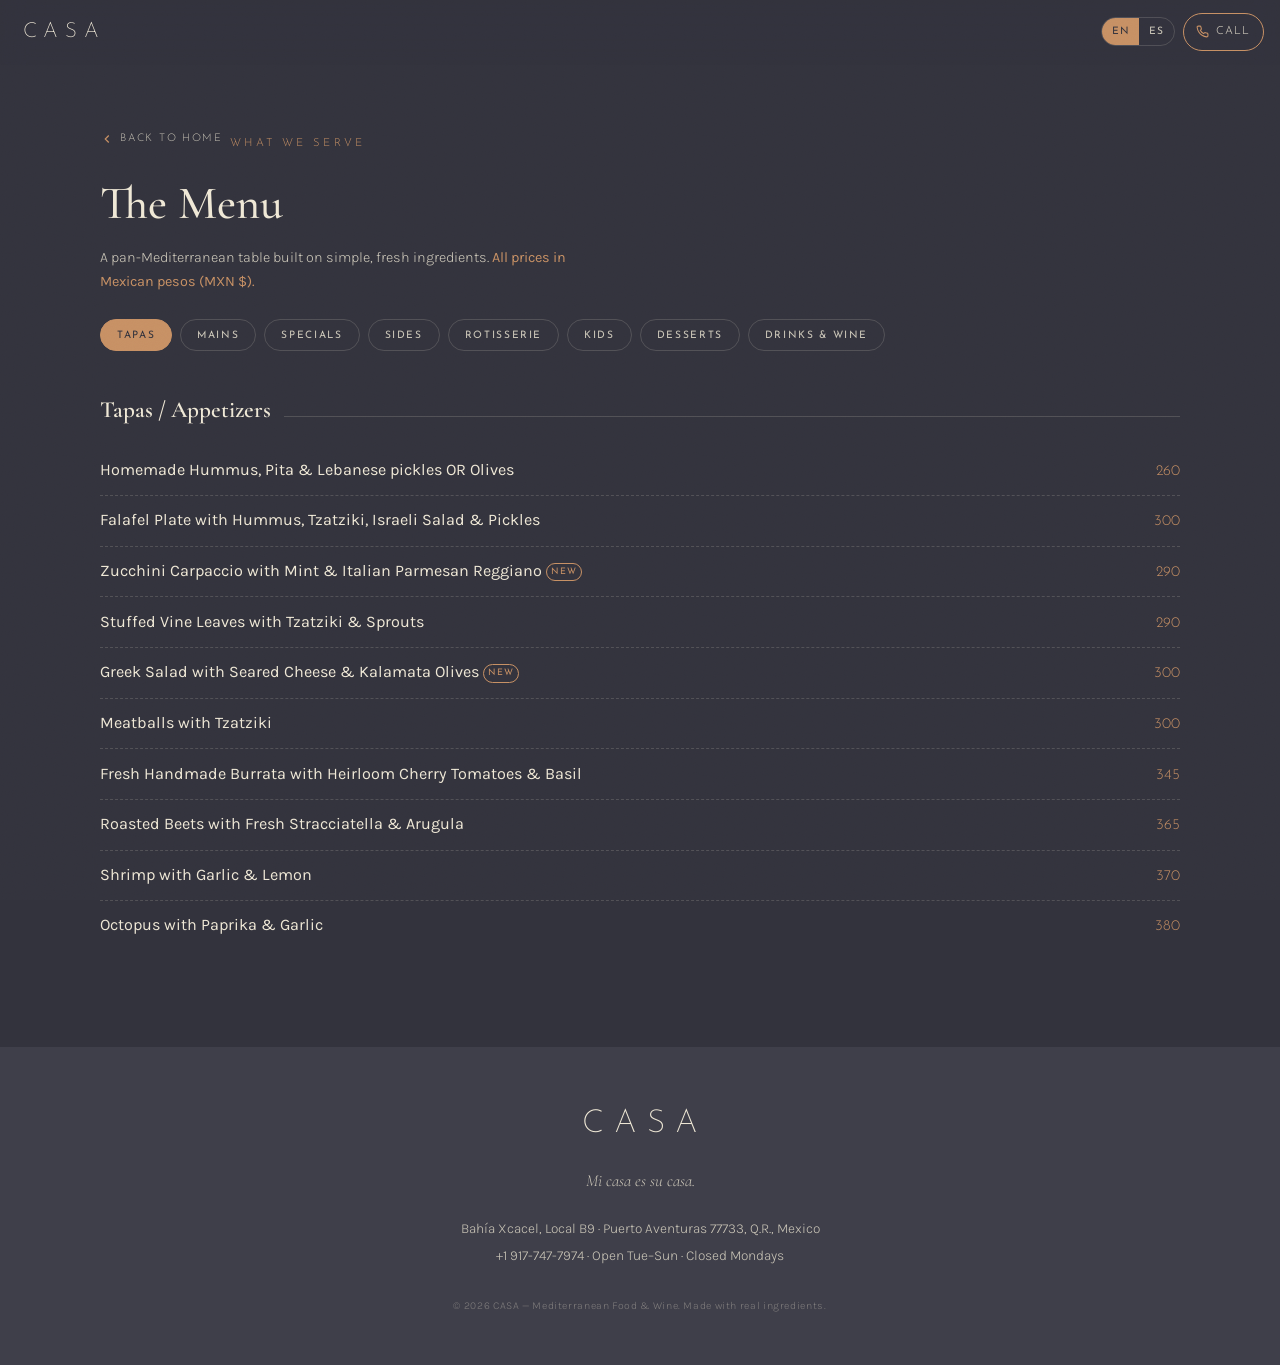
<file: menu.html>
<!DOCTYPE html>
<html lang="en">
<head>
<meta charset="UTF-8">
<meta name="viewport" content="width=device-width, initial-scale=1.0, viewport-fit=cover">
<title>Menu · CASA — Mediterranean Food & Wine</title>
<meta name="description" content="The full CASA menu — tapas, mains, rotisserie chicken, sides, kids, desserts and a natural wine list. Prices in MXN.">
<link rel="icon" type="image/svg+xml" href="favicon.svg">
<link rel="preconnect" href="https://fonts.googleapis.com"><link rel="preconnect" href="https://fonts.gstatic.com" crossorigin><link href="https://fonts.googleapis.com/css2?family=Cormorant+Garamond:ital,wght@0,400;0,500;0,600;1,400&family=Josefin+Sans:wght@100;200;300;400&family=Karla:wght@300;400;500;600&display=swap" rel="stylesheet">
<style>
  :root{--slate:#3f3f4a;--slate-deep:#33333d;--slate-soft:#4a4a56;--cream:#efe8d6;--cream-dim:#cbc6b8;--terra:#c79064;--terra-deep:#a9744b;--olive:#8d9277;--line:rgba(239,232,214,.16);--shadow:0 18px 50px -20px rgba(0,0,0,.55)}
  *{box-sizing:border-box;margin:0;padding:0;min-width:0}
  html{scroll-behavior:smooth;max-width:100%;overflow-x:hidden}
  body{background:var(--slate);color:var(--cream);font-family:"Karla",system-ui,sans-serif;font-weight:300;line-height:1.65;-webkit-font-smoothing:antialiased;max-width:100%;overflow-x:hidden}
  img{display:block;max-width:100%}
  a{color:inherit;text-decoration:none}
  body::before{content:"";position:fixed;inset:0;pointer-events:none;z-index:9999;opacity:.05;mix-blend-mode:overlay;background-image:url("data:image/svg+xml,%3Csvg xmlns='http://www.w3.org/2000/svg' width='160' height='160'%3E%3Cfilter id='n'%3E%3CfeTurbulence type='fractalNoise' baseFrequency='.9' numOctaves='2'/%3E%3C/filter%3E%3Crect width='100%25' height='100%25' filter='url(%23n)'/%3E%3C/svg%3E")}
  .wm{font-family:"Josefin Sans",sans-serif;font-weight:200;letter-spacing:.32em;text-transform:uppercase;color:var(--cream);padding-left:.32em}
  .eyebrow{font-family:"Josefin Sans",sans-serif;font-weight:300;text-transform:uppercase;letter-spacing:.3em;font-size:.7rem;color:var(--terra);padding-left:.3em}
  h2{font-family:"Cormorant Garamond",serif;font-weight:500;font-size:clamp(1.9rem,7.5vw,2.9rem);line-height:1.08;color:var(--cream);margin:.5rem 0 1.1rem}
  h3{font-family:"Cormorant Garamond",serif;font-weight:600;font-size:1.45rem}
  p{color:var(--cream-dim)}
  header{position:fixed;top:0;left:0;right:0;z-index:100;display:flex;align-items:center;justify-content:space-between;gap:.6rem;padding:.8rem 1rem;background:rgba(51,51,61,.72);backdrop-filter:blur(12px);border-bottom:1px solid transparent;transition:.35s}
  header.scrolled{border-bottom-color:var(--line);background:rgba(51,51,61,.92)}
  header .wm{font-size:1.3rem;white-space:nowrap}
  .hdr-right{display:flex;align-items:center;gap:.5rem;flex-shrink:0}
  .lang{display:flex;border:1px solid var(--line);border-radius:40px;overflow:hidden}
  .lang button{background:transparent;border:none;color:var(--cream-dim);font-family:"Josefin Sans",sans-serif;font-size:.64rem;letter-spacing:.1em;padding:.5rem .6rem;cursor:pointer;text-transform:uppercase;transition:.2s}
  .lang button.active{background:var(--terra);color:var(--slate-deep)}
  .call-btn{display:inline-flex;align-items:center;gap:.4rem;font-family:"Josefin Sans",sans-serif;font-weight:300;letter-spacing:.1em;text-transform:uppercase;font-size:.68rem;border:1px solid var(--terra);color:var(--cream);padding:.55rem .8rem;border-radius:40px;transition:.25s;white-space:nowrap}
  .call-btn svg{width:13px;height:13px;stroke:var(--terra)}
  .call-btn:hover,.call-btn:active{background:var(--terra);color:var(--slate-deep)}
  .call-btn:hover svg{stroke:var(--slate-deep)}
  .hero{position:relative;min-height:100svh;display:flex;flex-direction:column;justify-content:center;align-items:center;text-align:center;padding:7rem 1.2rem 3rem;overflow:hidden}
  .hero-bg{position:absolute;inset:0;z-index:0;background:radial-gradient(120% 80% at 50% 0%, rgba(63,63,74,.35) 0%, rgba(51,51,61,.92) 60%, var(--slate-deep) 100%),url("https://dynamic-media-cdn.tripadvisor.com/media/photo-o/2e/c7/80/d8/juice-french-style-rotisserie.jpg?w=1200&h=1400&s=1") center/cover no-repeat}
  .hero-bg::after{content:"";position:absolute;inset:0;background:linear-gradient(180deg,rgba(51,51,61,.55),rgba(51,51,61,.35) 40%,var(--slate-deep) 98%)}
  .hero-inner{position:relative;z-index:2;max-width:640px;width:100%}
  .hero .mark{font-family:"Josefin Sans",sans-serif;font-weight:100;font-size:clamp(3rem,19vw,9rem);line-height:1;letter-spacing:.2em;padding-left:.2em;text-transform:uppercase;color:var(--cream);text-shadow:0 8px 40px rgba(0,0,0,.5);max-width:100%}
  .hero .rule{width:60px;height:1px;background:var(--terra);margin:1.3rem auto}
  .hero .tag{font-family:"Cormorant Garamond",serif;font-style:italic;font-size:clamp(1.15rem,5vw,1.7rem);color:var(--cream);line-height:1.4}
  .hero .sub{margin-top:.9rem;font-size:.92rem;letter-spacing:.01em}
  .stars{display:inline-flex;flex-wrap:wrap;justify-content:center;gap:.5rem;align-items:center;margin-top:1.5rem;font-family:"Josefin Sans",sans-serif;letter-spacing:.12em;font-size:.7rem;text-transform:uppercase;color:var(--cream-dim)}
  .stars b{color:var(--terra);font-weight:400}
  .hero-cta{display:flex;flex-direction:column;gap:.8rem;margin-top:2rem;width:100%;max-width:300px;margin-inline:auto}
  .btn{display:inline-flex;align-items:center;justify-content:center;gap:.5rem;font-family:"Josefin Sans",sans-serif;font-weight:300;letter-spacing:.16em;text-transform:uppercase;font-size:.76rem;padding:1rem 1.3rem;border-radius:50px;transition:.25s;cursor:pointer}
  .btn-solid{background:var(--terra);color:var(--slate-deep)}
  .btn-solid:hover,.btn-solid:active{background:var(--terra-deep)}
  .btn-ghost{border:1px solid var(--line);color:var(--cream)}
  .btn-ghost:hover,.btn-ghost:active{border-color:var(--cream)}
  .scroll-hint{position:absolute;bottom:1.3rem;left:50%;transform:translateX(-50%);z-index:2;font-size:.62rem;letter-spacing:.3em;text-transform:uppercase;color:var(--cream-dim);animation:bob 2.4s ease-in-out infinite}
  @keyframes bob{0%,100%{transform:translate(-50%,0);opacity:.55}50%{transform:translate(-50%,7px);opacity:1}}
  @media(max-width:400px){.hero .mark{letter-spacing:.1em;padding-left:.1em}}
  section{padding:4.5rem 1.2rem;position:relative}
  .wrap{max-width:1080px;margin:0 auto}
  .about p{font-size:1.04rem;margin-bottom:1.1rem;max-width:60ch}
  .about .lead{font-family:"Cormorant Garamond",serif;font-style:italic;font-size:1.35rem;color:var(--cream);line-height:1.5}
  .tags{display:flex;flex-wrap:wrap;gap:.5rem;margin-top:1.8rem}
  .tags span{font-family:"Josefin Sans",sans-serif;font-size:.66rem;letter-spacing:.14em;text-transform:uppercase;color:var(--cream-dim);border:1px solid var(--line);padding:.45rem .8rem;border-radius:40px}
  .menu{background:var(--slate-deep)}
  .menu-note{font-size:.9rem;margin-bottom:1.6rem;max-width:60ch}
  .menu-note b{color:var(--terra);font-weight:400}
  .cta-wrap{margin-top:1.6rem}
  .back{display:inline-flex;align-items:center;gap:.4rem;font-family:"Josefin Sans",sans-serif;font-size:.66rem;letter-spacing:.16em;text-transform:uppercase;color:var(--cream-dim);margin-bottom:1.4rem}
  .back svg{width:14px;height:14px;stroke:var(--terra)}
  .back:hover{color:var(--terra)}
  .menu-page-top{padding-top:6.5rem}
  .tabs{display:flex;gap:.5rem;overflow-x:auto;padding-bottom:.9rem;margin-bottom:1.6rem;scrollbar-width:none;-webkit-overflow-scrolling:touch}
  .tabs::-webkit-scrollbar{display:none}
  .tabs button{flex:0 0 auto;white-space:nowrap;font-family:"Josefin Sans",sans-serif;font-size:.64rem;letter-spacing:.16em;text-transform:uppercase;color:var(--cream-dim);background:transparent;border:1px solid var(--line);padding:.6rem 1rem;border-radius:40px;cursor:pointer;transition:.2s}
  .tabs button.active{background:var(--terra);color:var(--slate-deep);border-color:var(--terra)}
  .mcat{margin-bottom:2.2rem}
  .mcat-head{display:flex;align-items:baseline;gap:.8rem;margin-bottom:1rem}
  .mcat-head h3{color:var(--cream);white-space:nowrap}
  .mcat-head .ln{flex:1;height:1px;background:var(--line)}
  .subhead{font-family:"Josefin Sans",sans-serif;font-size:.62rem;letter-spacing:.2em;text-transform:uppercase;color:var(--terra);margin:1.5rem 0 .5rem;padding-left:.1em}
  .dish{display:flex;gap:1rem;align-items:baseline;justify-content:space-between;padding:.7rem 0;border-bottom:1px dashed var(--line)}
  .dish:last-child{border-bottom:none}
  .dish .info{flex:1}
  .dish .nm{color:var(--cream);font-weight:400;font-size:1.01rem}
  .dish .ds{display:block;color:var(--cream-dim);font-size:.84rem;font-weight:300;margin-top:.15rem}
  .dish .pr{font-family:"Josefin Sans",sans-serif;color:var(--terra);font-size:.92rem;font-weight:300;white-space:nowrap;flex:none}
  .tag-veg,.tag-new,.note{font-family:"Josefin Sans",sans-serif;font-size:.56rem;letter-spacing:.12em;text-transform:uppercase;padding:.12em .45em;border-radius:30px;margin-left:.45em;vertical-align:middle;display:inline-block}
  .tag-veg{color:var(--olive);border:1px solid var(--olive)}
  .tag-new{color:var(--terra);border:1px solid var(--terra)}
  .note{color:var(--cream-dim);border:1px solid var(--line)}
  .legend{font-family:"Josefin Sans",sans-serif;font-size:.62rem;letter-spacing:.14em;text-transform:uppercase;color:var(--cream-dim);margin-top:1.4rem;padding-top:1.1rem;border-top:1px solid var(--line)}
  .reviews{background:var(--slate);overflow:hidden}
  .rev-sub{font-size:.92rem;margin-bottom:1.4rem}
  .rev-track{display:flex;gap:1rem;overflow-x:auto;scroll-snap-type:x mandatory;scroll-behavior:smooth;padding:.4rem .2rem 1.4rem;-webkit-overflow-scrolling:touch;scrollbar-width:none}
  .rev-track::-webkit-scrollbar{display:none}
  .rev-card{flex:0 0 86%;scroll-snap-align:center;background:var(--slate-soft);border:1px solid var(--line);border-radius:16px;padding:1.7rem 1.5rem;display:flex;flex-direction:column;gap:1rem;box-shadow:var(--shadow)}
  .rev-stars{color:var(--terra);letter-spacing:.25em;font-size:.95rem}
  .rev-text{font-family:"Cormorant Garamond",serif;font-style:italic;font-size:1.18rem;line-height:1.5;color:var(--cream)}
  .rev-text q{quotes:"\201C" "\201D"}
  .rev-src{margin-top:auto;font-family:"Josefin Sans",sans-serif;font-size:.64rem;letter-spacing:.16em;text-transform:uppercase;color:var(--cream-dim);display:flex;align-items:center;gap:.5rem}
  .rev-src svg{width:14px;height:14px}
  .rev-nav{display:flex;gap:.6rem;justify-content:flex-end;margin-top:.2rem}
  .rev-nav button{width:46px;height:46px;border-radius:50%;border:1px solid var(--line);background:transparent;color:var(--cream);cursor:pointer;display:grid;place-items:center;transition:.2s}
  .rev-nav button svg{width:18px;height:18px;stroke:currentColor}
  .rev-nav button:hover{background:var(--terra);color:var(--slate-deep);border-color:var(--terra)}
  .visit{background:var(--slate-deep)}
  .vcols{display:flex;flex-direction:column;gap:2.2rem;margin-top:1.5rem}
  .info-row{display:flex;gap:.9rem;align-items:flex-start;padding:.6rem 0}
  .info-row svg{width:18px;height:18px;stroke:var(--terra);flex:none;margin-top:.3rem}
  .info-row .k{font-family:"Josefin Sans",sans-serif;font-size:.6rem;letter-spacing:.18em;text-transform:uppercase;color:var(--cream-dim)}
  .info-row .v{color:var(--cream);font-size:1.01rem}
  .info-row a.v:hover,.info-row a.v:active{color:var(--terra)}
  .hours-tbl{width:100%;border-collapse:collapse;margin-top:.4rem}
  .hours-tbl td{padding:.5rem 0;border-bottom:1px solid var(--line);font-size:.93rem}
  .hours-tbl td:first-child{color:var(--cream-dim);font-family:"Josefin Sans",sans-serif;letter-spacing:.06em;font-size:.78rem;text-transform:uppercase}
  .hours-tbl td:last-child{text-align:right;color:var(--cream)}
  .hours-tbl tr.closed td:last-child{color:var(--terra-deep)}
  .hours-tbl tr.today td{color:var(--terra)!important}
  .hours-tbl tr.today td:first-child::before{content:"\25CF ";font-size:.6em;vertical-align:middle}
  .map-link{display:inline-flex;align-items:center;gap:.5rem;margin-top:1.2rem;font-family:"Josefin Sans",sans-serif;font-size:.72rem;letter-spacing:.12em;text-transform:uppercase;color:var(--terra)}
  .map-link svg{width:15px;height:15px;stroke:var(--terra)}
  .gallery .grid{display:grid;grid-template-columns:1fr 1fr;gap:.6rem;margin-top:1.5rem}
  .gallery figure{position:relative;overflow:hidden;border-radius:10px;aspect-ratio:1/1;background:var(--slate-soft)}
  .gallery figure.tall{grid-row:span 2;aspect-ratio:auto}
  .gallery img{width:100%;height:100%;object-fit:cover;transition:transform .8s ease}
  .gallery figure:hover img,.gallery figure:active img{transform:scale(1.06)}
  footer{background:var(--slate);text-align:center;padding:3.2rem 1.2rem 7rem}
  footer .wm{font-size:2rem;display:inline-block;margin-bottom:1rem}
  footer .fmark{font-family:"Cormorant Garamond",serif;font-style:italic;color:var(--cream-dim);font-size:1.05rem}
  footer .fcontact{margin-top:1.3rem;font-size:.86rem;color:var(--cream-dim);line-height:1.9}
  footer .fcontact a:hover,footer .fcontact a:active{color:var(--terra)}
  footer .fine{margin-top:1.8rem;font-size:.66rem;letter-spacing:.06em;color:rgba(203,198,184,.45)}
  .mobile-bar{position:fixed;left:0;right:0;bottom:0;z-index:90;display:flex;background:rgba(51,51,61,.94);backdrop-filter:blur(12px);border-top:1px solid var(--line)}
  .mobile-bar a{flex:1;text-align:center;padding:1rem .5rem;font-family:"Josefin Sans",sans-serif;font-size:.68rem;letter-spacing:.12em;text-transform:uppercase;display:flex;align-items:center;justify-content:center;gap:.45rem;color:var(--cream);border-right:1px solid var(--line)}
  .mobile-bar a:last-child{border-right:none}
  .mobile-bar a svg{width:15px;height:15px;stroke:var(--terra)}
  .mobile-bar a.accent{color:var(--terra)}
  .reveal{opacity:0;transform:translateY(26px);transition:opacity .8s ease,transform .8s ease}
  .reveal.in{opacity:1;transform:none}
  @media(prefers-reduced-motion:reduce){.reveal{opacity:1;transform:none;transition:none}.scroll-hint{animation:none}html{scroll-behavior:auto}}
  @media(min-width:680px){.hero-cta{flex-direction:row;max-width:none;justify-content:center}.gallery .grid{grid-template-columns:repeat(3,1fr)}.mobile-bar{display:none}footer{padding-bottom:3.2rem}.rev-card{flex-basis:46%}.call-btn{font-size:.7rem}.menu-page-top{padding-top:8rem}}
  @media(min-width:920px){section{padding:6rem 2rem}.vcols{flex-direction:row;justify-content:space-between}.vcols>div{flex:1}.rev-card{flex-basis:31.5%}}

</style>
</head>
<body>
  <header id="hdr">
    <a class="wm" href="index.html">Casa</a>
    <div class="hdr-right">
      <div class="lang" role="group" aria-label="Language"><button id="lang-en" type="button">EN</button><button id="lang-es" type="button">ES</button></div>
      <a class="call-btn" href="tel:+19177477974"><svg viewBox="0 0 24 24" fill="none" stroke-width="2"><path d="M22 16.92v3a2 2 0 0 1-2.18 2 19.79 19.79 0 0 1-8.63-3.07 19.5 19.5 0 0 1-6-6 19.79 19.79 0 0 1-3.07-8.67A2 2 0 0 1 4.11 2h3a2 2 0 0 1 2 1.72c.13.94.36 1.86.7 2.74a2 2 0 0 1-.45 2.11L8.09 9.91a16 16 0 0 0 6 6l1.34-1.34a2 2 0 0 1 2.11-.45c.88.34 1.8.57 2.74.7A2 2 0 0 1 22 16.92Z"/></svg><span data-i18n="nav_call">Call</span></a>
    </div>
  </header>

  <section class="menu menu-page-top" id="menu">
    <div class="wrap">
      <a class="back" href="index.html"><svg viewBox="0 0 24 24" fill="none" stroke-width="2"><polyline points="15 18 9 12 15 6"/></svg><span data-i18n="back_home"></span></a>
      <span class="eyebrow" data-i18n="menu_eyebrow"></span>
      <h2 data-i18n="menu_h2"></h2>
      <p class="menu-note" data-i18n="menu_note"></p>
      <div class="tabs" id="tabs"></div>
      <div id="menu-panel"></div>
    </div>
  </section>

  <footer>
    <a class="wm" href="index.html">Casa</a>
    <div class="fmark" data-i18n="foot_mark"></div>
    <div class="fcontact" data-i18n="foot_contact"></div>
    <div class="fine" data-i18n="foot_fine"></div>
  </footer>

  <nav class="mobile-bar">
    <a href="index.html"><svg viewBox="0 0 24 24" fill="none" stroke-width="2"><path d="M3 12l9-9 9 9M5 10v10h14V10"/></svg><span data-i18n="back_home"></span></a>
    <a class="accent" href="tel:+19177477974"><svg viewBox="0 0 24 24" fill="none" stroke-width="2"><path d="M22 16.92v3a2 2 0 0 1-2.18 2 19.79 19.79 0 0 1-8.63-3.07 19.5 19.5 0 0 1-6-6 19.79 19.79 0 0 1-3.07-8.67A2 2 0 0 1 4.11 2h3a2 2 0 0 1 2 1.72c.13.94.36 1.86.7 2.74a2 2 0 0 1-.45 2.11L8.09 9.91a16 16 0 0 0 6 6l1.34-1.34a2 2 0 0 1 2.11-.45c.88.34 1.8.57 2.74.7A2 2 0 0 1 22 16.92Z"/></svg><span data-i18n="mb_call"></span></a>
    <a href="https://www.google.com/maps/search/?api=1&query=CASA+Mediterranean+Bah%C3%ADa+Xcacel+B9+Puerto+Aventuras" target="_blank" rel="noopener"><svg viewBox="0 0 24 24" fill="none" stroke-width="2"><path d="M21 10c0 7-9 13-9 13s-9-6-9-13a9 9 0 0 1 18 0Z"/><circle cx="12" cy="10" r="3"/></svg><span data-i18n="mb_map"></span></a>
  </nav>

<script>
var I18N = {
  en:{
    nav_call:"Call", nav_menu:"Menu",
    hero_tag:"Real food, made with love — a little house with two big hearts.",
    hero_sub:"Mediterranean tapas · natural wine bar · French-style rotisserie<br>Puerto Aventuras, Riviera Maya",
    hero_btn_menu:"View the menu", hero_btn_reserve:"Reserve · Order", scroll:"scroll",
    about_eyebrow:"Our house, your house", about_h2:"Mi casa<br>es su casa.",
    about_lead:"CASA is Puerto Aventuras' home for \u201Creal food\u201D — made with the highest-quality products, to eat in or take home.",
    about_p2:"A family affair with only a handful of tables and two big hearts behind every dish. Chef Nima and his daughter Clara welcome you to their open-air kitchen, where the ocean breeze drifts through by day and the warm night air settles in by evening. No doors, no fuss — just honest cooking and good company.",
    about_p3:"We serve breakfast, lunch and dinner every day except Mondays, and we're famous for Mediterranean-style tapas, a thoughtfully curated natural wine bar, juicy French-style rotisserie chickens, and daily specials.",
    tag_family:"Family-run",tag_open:"Open-air",tag_takeout:"Takeout",tag_wine:"Natural wine",tag_res:"Reservations",tag_wifi:"Free Wi-Fi",tag_dog:"Dog-friendly",tag_cards:"Cards accepted",tag_wheel:"Wheelchair access",
    menu_eyebrow:"What we serve", menu_h2:"The Menu",
    menu_teaser:"A pan-Mediterranean table — Italian, Greek, Levantine and Middle-Eastern flavours, a natural wine bar, French-style rotisserie and daily specials.",
    menu_cta:"View full menu", menu_note:"A pan-Mediterranean table built on simple, fresh ingredients. <b>All prices in Mexican pesos (MXN $).</b>",
    back_home:"Back to home",
    rev_eyebrow:"In their words", rev_h2:"Guest reviews", rev_sub:"Real five-star reviews from Google.",
    rev_src:"Verified Google review", rev_prev:"Previous review", rev_next:"Next review",
    rev1:"Outstanding from start to finish. <q>Everything we tried was executed to a high degree</q> — the Osso Bucco, the Persian chicken, the smash burger, the brownie. Upscale but relaxed, and packed with flavour.",
    rev2:"<q>The quality of the ingredients is incredible</q>, and the variety is amazing. I came for breakfast, lunch and dinner and always left satisfied. The hummus and the burrata are a perfect start — it really feels like home.",
    rev3:"We love this Mediterranean spot. Central, with <q>friendly and efficient owners</q> and delicious dishes to eat in or take out. The lamb tagine, the falafel, the pitas and the famous roast chicken — generous and wonderful.",
    rev4:"Not just a restaurant — a home outside of walls. A little house of only eight tables and <q>two big hearts</q>. With its open-air charm and the ocean breeze, you don't just eat — you arrive.",
    rev5:"We order out almost every day and stop by for a smoothie or a warm chat. The ossobuco, the lamb, the roasted sweet potatoes and the smoothie bowls are above and beyond. The almond croissants are <q>the best I've ever tried</q>.",
    gal_eyebrow:"From the kitchen", gal_h2:"A look inside",
    visit_eyebrow:"Come say hi", visit_h2:"Visit CASA",
    visit_find:"Find us", visit_addr:"Bah\u00eda Xcacel, Local B9<br>Puerto Aventuras 77733<br>Quintana Roo, Mexico",
    visit_phone:"Phone · Reservations · Takeout", visit_map:"Open in Google Maps", visit_hours:"Hours",
    day_sun:"Sunday",day_mon:"Monday",day_tue:"Tuesday",day_wed:"Wednesday",day_thu:"Thursday",day_fri:"Friday",day_sat:"Saturday",
    h_open:"8:00 AM \u2013 10:30 PM", h_closed:"Closed",
    foot_mark:"Mi casa es su casa.",
    foot_contact:"Bah\u00eda Xcacel, Local B9 · Puerto Aventuras 77733, Q.R., Mexico<br><a href=\"tel:+19177477974\">+1 917-747-7974</a> · Open Tue\u2013Sun · Closed Mondays",
    foot_fine:"\u00a9 2026 CASA — Mediterranean Food &amp; Wine. Made with real ingredients.",
    mb_call:"Call", mb_map:"Map", mb_menu:"Menu",
    new_label:"New", legend:"N = Natural · O = Organic · B = Biodynamic"
  },
  es:{
    nav_call:"Llamar", nav_menu:"Menú",
    hero_tag:"Comida de verdad, hecha con amor — una casita con dos grandes corazones.",
    hero_sub:"Tapas mediterr\u00e1neas · bar de vinos naturales · rosticer\u00eda al estilo franc\u00e9s<br>Puerto Aventuras, Riviera Maya",
    hero_btn_menu:"Ver el men\u00fa", hero_btn_reserve:"Reservar · Ordenar", scroll:"desliza",
    about_eyebrow:"Nuestra casa, tu casa", about_h2:"Mi casa<br>es su casa.",
    about_lead:"CASA es el hogar de la \u201Ccomida de verdad\u201D en Puerto Aventuras — hecha con productos de la m\u00e1s alta calidad, para comer aqu\u00ed o llevar.",
    about_p2:"Un asunto de familia, con apenas un pu\u00f1ado de mesas y dos grandes corazones detr\u00e1s de cada platillo. El chef Nima y su hija Clara te reciben en su cocina al aire libre, donde la brisa del mar entra de d\u00eda y el aire c\u00e1lido de la noche llega al atardecer. Sin puertas, sin complicaciones — solo cocina honesta y buena compa\u00f1\u00eda.",
    about_p3:"Servimos desayuno, comida y cena todos los d\u00edas excepto los lunes, y somos famosos por nuestras tapas de estilo mediterr\u00e1neo, un bar de vinos naturales cuidadosamente seleccionado, jugosos pollos rostizados al estilo franc\u00e9s y especiales del d\u00eda.",
    tag_family:"De familia",tag_open:"Al aire libre",tag_takeout:"Para llevar",tag_wine:"Vino natural",tag_res:"Reservaciones",tag_wifi:"Wi-Fi gratis",tag_dog:"Pet-friendly",tag_cards:"Aceptamos tarjetas",tag_wheel:"Acceso para silla de ruedas",
    menu_eyebrow:"Lo que servimos", menu_h2:"El Men\u00fa",
    menu_teaser:"Una mesa panmediterr\u00e1nea — sabores italianos, griegos, levantinos y de Medio Oriente, un bar de vinos naturales, rosticer\u00eda al estilo franc\u00e9s y especiales del d\u00eda.",
    menu_cta:"Ver men\u00fa completo", menu_note:"Una mesa panmediterr\u00e1nea sobre ingredientes simples y frescos. <b>Todos los precios en pesos mexicanos (MXN $).</b>",
    back_home:"Volver al inicio",
    rev_eyebrow:"En sus palabras", rev_h2:"Lo que dicen", rev_sub:"Rese\u00f1as reales de cinco estrellas en Google.",
    rev_src:"Rese\u00f1a verificada de Google", rev_prev:"Rese\u00f1a anterior", rev_next:"Siguiente rese\u00f1a",
    rev1:"Excepcional de principio a fin. <q>Todo lo que probamos estaba a un nivel alt\u00edsimo</q> — el Osso Bucco, el pollo persa, la smash burger, el brownie. Elegante pero relajado, y lleno de sabor.",
    rev2:"<q>La calidad de los ingredientes es incre\u00edble</q>, y la variedad es asombrosa. Vine a desayunar, comer y cenar, y siempre sal\u00ed satisfecho. El hummus y la burrata son el inicio perfecto — se siente como en casa.",
    rev3:"Nos encanta este lugar mediterr\u00e1neo. C\u00e9ntrico, con <q>due\u00f1os amables y eficientes</q> y platillos deliciosos para comer aqu\u00ed o llevar. El tagine de cordero, el falafel, las pitas y el famoso pollo rostizado — generosos y deliciosos.",
    rev4:"No es solo un restaurante — es un hogar fuera de las paredes. Una casita de apenas ocho mesas y <q>dos grandes corazones</q>. Con su encanto al aire libre y la brisa del mar, no solo comes — llegas.",
    rev5:"Pedimos para llevar casi a diario y pasamos por un smoothie o una charla c\u00e1lida. El ossobuco, el cordero, los camotes asados y los smoothie bowls son extraordinarios. Los croissants de almendra son <q>los mejores que he probado</q>.",
    gal_eyebrow:"Desde la cocina", gal_h2:"Una mirada adentro",
    visit_eyebrow:"Ven a saludar", visit_h2:"Vis\u00edtanos",
    visit_find:"Encu\u00e9ntranos", visit_addr:"Bah\u00eda Xcacel, Local B9<br>Puerto Aventuras 77733<br>Quintana Roo, M\u00e9xico",
    visit_phone:"Tel\u00e9fono · Reservaciones · Para llevar", visit_map:"Abrir en Google Maps", visit_hours:"Horario",
    day_sun:"Domingo",day_mon:"Lunes",day_tue:"Martes",day_wed:"Mi\u00e9rcoles",day_thu:"Jueves",day_fri:"Viernes",day_sat:"S\u00e1bado",
    h_open:"8:00 \u2013 22:30", h_closed:"Cerrado",
    foot_mark:"Mi casa es su casa.",
    foot_contact:"Bah\u00eda Xcacel, Local B9 · Puerto Aventuras 77733, Q.R., M\u00e9xico<br><a href=\"tel:+19177477974\">+1 917-747-7974</a> · Abierto mar\u2013dom · Cerrado los lunes",
    foot_fine:"\u00a9 2026 CASA — Comida Mediterr\u00e1nea y Vinos. Hecho con ingredientes de verdad.",
    mb_call:"Llamar", mb_map:"Mapa", mb_menu:"Men\u00fa",
    new_label:"Nuevo", legend:"N = Natural · O = Org\u00e1nico · B = Biodin\u00e1mico"
  }
};

var MENU = [
  { id:"tapas", tab:{en:"Tapas",es:"Tapas"}, title:{en:"Tapas / Appetizers",es:"Tapas / Aperitivos"}, type:"food", blocks:[{ items:[
    ["Homemade Hummus, Pita & Lebanese pickles OR Olives","Hummus casero, pita y encurtidos libaneses O aceitunas","","","260",""],
    ["Falafel Plate with Hummus, Tzatziki, Israeli Salad & Pickles","Plato de falafel con hummus, tzatziki, ensalada israel\u00ed y encurtidos","","","300",""],
    ["Zucchini Carpaccio with Mint & Italian Parmesan Reggiano","Carpaccio de calabac\u00edn con menta y parmesano Reggiano italiano","","","290","new"],
    ["Stuffed Vine Leaves with Tzatziki & Sprouts","Hojas de parra rellenas con tzatziki y germinados","","","290",""],
    ["Greek Salad with Seared Cheese & Kalamata Olives","Ensalada griega con queso sellado y aceitunas Kalamata","","","300","new"],
    ["Meatballs with Tzatziki","Alb\u00f3ndigas con tzatziki","","","300",""],
    ["Fresh Handmade Burrata with Heirloom Cherry Tomatoes & Basil","Burrata fresca hecha a mano con tomates cherry heirloom y albahaca","","","345",""],
    ["Roasted Beets with Fresh Stracciatella & Arugula","Betabel rostizado con stracciatella fresca y ar\u00fagula","","","365",""],
    ["Shrimp with Garlic & Lemon","Camarones al ajo y lim\u00f3n","","","370",""],
    ["Octopus with Paprika & Garlic","Pulpo con paprika y ajo","","","380",""]
  ]}]},
  { id:"mains", tab:{en:"Mains",es:"Fuertes"}, title:{en:"Main Courses",es:"Platos Fuertes"}, type:"food", blocks:[{ items:[
    ["Pasta with Homemade Tomato & Basil Sauce","Pasta con salsa casera de tomate y albahaca","+ Fresh Burrata / Stracciatella 110 · + Meatballs 100","+ Burrata / Stracciatella fresca 110 · + Alb\u00f3ndigas 100","250",""],
    ["Roasted Cauliflower on Beet Pur\u00e9e","Coliflor rostizada sobre pur\u00e9 de betabel","","","300","veg"],
    ["Chicken Milanese with Arugula & Cherry Tomato Salad","Milanesa de pollo con ensalada de ar\u00fagula y tomate cherry","","","340",""],
    ["Persian Chicken with Organic Quinoa Tabouli","Pollo persa con tabule de quinoa org\u00e1nica","saffron, lemon & garlic","azafr\u00e1n, lim\u00f3n y ajo","340",""],
    ["Lamb Shawarma Platter","Plato de shawarma de cordero","with tzatziki, organic quinoa tabouli & pickles","con tzatziki, tabule de quinoa org\u00e1nica y encurtidos","480",""],
    ["Beef Ossobuco with Carrots & Couscous","Ossobuco de res con zanahorias y cusc\u00fas","","","480",""],
    ["Salmon with Sweet Potato Pur\u00e9e & Saut\u00e9ed Asparagus","Salm\u00f3n con pur\u00e9 de camote y esp\u00e1rragos salteados","","","490","new"],
    ["Angus Beef Ribeye Steak & Fries","Rib eye de res Angus con papas a la francesa","16oz / USDA","16oz / USDA","800",""],
    ["CASA Angus Beef Smashburger & Cheese + Fries","Smashburger CASA de res Angus con queso + papas","Double +80 · Manchego +30","Doble +80 · Manchego +30","295",""]
  ]}]},
  { id:"specials", tab:{en:"Specials",es:"Especiales"}, title:{en:"Specials",es:"Especiales"}, type:"food", blocks:[{ items:[
    ["Greek Salad with Seared Cheese & Kalamata Olives","Ensalada griega con queso sellado y aceitunas Kalamata","","","290",""],
    ["Zucchini Carpaccio with Mint & Italian Parmesan Reggiano","Carpaccio de calabac\u00edn con menta y parmesano Reggiano italiano","","","290",""],
    ["Steak Frites — 16oz Rib Eye","Steak frites — Rib eye 16oz","USDA Angus Beef","Res Angus USDA","800",""],
    ["Whole Roasted Fish (Mediterranean Style)","Pescado entero rostizado (estilo mediterr\u00e1neo)","price per 100g","precio por 100g","120 / 100g",""]
  ]}]},
  { id:"sides", tab:{en:"Sides",es:"Guarniciones"}, title:{en:"Sides & Salads",es:"Guarniciones y Ensaladas"}, type:"food", blocks:[{ items:[
    ["French Fries OR Sweet Potato Fries","Papas a la francesa O papas de camote","","","110","veg"],
    ["Arugula & Cherry Tomato Salad","Ensalada de ar\u00fagula y tomate cherry","","","130","veg"],
    ["Mixed Roasted Vegetables","Verduras rostizadas mixtas","beet, carrot, sweet potato","betabel, zanahoria, camote","175","veg"],
    ["Organic Quinoa Tabouli","Tabule de quinoa org\u00e1nica","","","175","veg"],
    ["Smashed Persian Cucumber Salad with Mint","Ensalada de pepino persa machacado con menta","","","185","veg"]
  ]}]},
  { id:"rotisserie", tab:{en:"Rotisserie",es:"Rosticer\u00eda"}, title:{en:"French-style Rotisserie Chicken",es:"Pollo Rostizado al Estilo Franc\u00e9s"}, type:"food", blocks:[{ items:[
    ["1/2 Chicken + 2 sides of choice","1/2 pollo + 2 guarniciones a elegir","","","550",""],
    ["Whole Chicken + 3 sides of choice","Pollo entero + 3 guarniciones a elegir","","","800",""]
  ]}]},
  { id:"kids", tab:{en:"Kids",es:"Ni\u00f1os"}, title:{en:"Kid's Menu",es:"Men\u00fa Infantil"}, type:"food", blocks:[{ items:[
    ["Junior Smash Burger & French Fries","Junior smash burger y papas a la francesa","Angus Beef","Res Angus","210",""],
    ["Meatballs & Pita","Alb\u00f3ndigas y pita","","","210",""],
    ["Chicken Nuggets & French Fries","Nuggets de pollo y papas a la francesa","","","210",""]
  ]}]},
  { id:"desserts", tab:{en:"Desserts",es:"Postres"}, title:{en:"Desserts",es:"Postres"}, type:"food", blocks:[{ items:[
    ["Banana Bread & Ice Cream","Pan de pl\u00e1tano y helado","gluten free","sin gluten","190",""],
    ["Brownie & Ice Cream","Brownie y helado","","","190",""],
    ["Ice Cream (2 scoops)","Helado (2 bolas)","","","150",""]
  ]}]},
  { id:"drinks", tab:{en:"Drinks & Wine",es:"Bebidas y Vinos"}, title:{en:"Drinks & Wine",es:"Bebidas y Vinos"}, type:"drink", legend:true, blocks:[
    { sub:{en:"Cocktails",es:"C\u00f3cteles"}, items:[ {n:"Mezcalita", p:"210"}, {n:"Margarita", p:"210"} ]},
    { sub:{en:"Wine by the Glass · White",es:"Vino por copa · Blanco"}, items:[
      {n:"Clos Roussely — Sauvignon Blanc \u201CL'Escale\u201D 2023", d:"Loire, France", p:"240", note:"N/O"},
      {n:"Valori — Pecorino 2022", d:"Abruzzo, Italy", p:"240", note:"O/B"} ]},
    { sub:{en:"Wine by the Glass · Ros\u00e9",es:"Vino por copa · Rosado"}, items:[
      {n:"Domaine des Mesclances — Charmes 2024", d:"Provence, France", p:"240", note:"O"} ]},
    { sub:{en:"Wine by the Glass · Red",es:"Vino por copa · Tinto"}, items:[
      {n:"Vignerons d'Est\u00e9zargues — Cuv\u00e9e des Galets 2022", d:"C\u00f4tes du Rh\u00f4ne, France", p:"220", note:"N/O"},
      {n:"Tenuta del Morer — Pinot Noir 2024", d:"Isonzo, Italy", p:"240", note:"O"} ]},
    { sub:{en:"Wine by the Bottle · White",es:"Vino por botella · Blanco"}, items:[
      {n:"Nifo Sarrapochiello — Falanghina \u201CFutur\u201D 2023", d:"Campania, Italy", p:"840", note:"O/B"},
      {n:"Clos Roussely — Sauvignon Blanc \u201CL'Escale\u201D 2023", d:"Loire, France", p:"950", note:"N/O"},
      {n:"Rouvalis — Asprolithi 2024", d:"Peloponnese, Greece", p:"950", note:"O"},
      {n:"Valori — Pecorino 2022", d:"Abruzzo, Italy", p:"970", note:"O/B"},
      {n:"Petilia — Tarantella 2022", d:"Campania, Italy", p:"1150", note:"N/O"},
      {n:"Domaine de la Mongestine — Bob Singlar 2023", d:"Provence, France", p:"1150", note:"N/O/B"} ]},
    { sub:{en:"Wine by the Bottle · Ros\u00e9",es:"Vino por botella · Rosado"}, items:[
      {n:"Domaine des Mesclances — Charmes 2023", d:"Provence, France", p:"950", note:"O"},
      {n:"Domaine de la Mongestine — Bob Singlar Ros\u00e9 2022", d:"Provence, France", p:"1150", note:"N/O/B"} ]},
    { sub:{en:"Wine by the Bottle · Orange",es:"Vino por botella · Naranja"}, items:[
      {n:"Jo\u00e3o Tavares de Pina — Rufia Orange 2024", d:"D\u00e3o, Portugal", p:"1100", note:"N/O/B"},
      {n:"S\u00e9bastien David — Chardonnay \u201CCouple Goals\u201D (1L) 2022", d:"Loire, France", p:"1200", note:"N/O/B"},
      {n:"Domaine de la Mongestine — Bob Singlar Orange 2024", d:"Provence, France", p:"1150", note:"N/O/B"} ]},
    { sub:{en:"Wine by the Bottle · Red",es:"Vino por botella · Tinto"}, items:[
      {n:"Fish Hoek — Pinotage 2023", d:"Western Cape, South Africa", p:"720", note:""},
      {n:"Vignerons d'Est\u00e9zargues — Cuv\u00e9e des Galets 2023", d:"C\u00f4tes du Rh\u00f4ne, France", p:"840", note:"N/O"},
      {n:"Fran\u00e7ois Lurton — L\u00e1 L\u00e1 & L\u00e1 2023", d:"Languedoc, France", p:"850", note:"O"},
      {n:"Benjamin Taillandier — Laguzelle 2023", d:"Languedoc, France", p:"950", note:"N/O/B"},
      {n:"Tenuta del Morer — Pinot Noir 2024", d:"Isonzo, Italy", p:"955", note:"O"},
      {n:"Valori — Montepulciano 2022", d:"Abruzzo, Italy", p:"975", note:"O/B"},
      {n:"Maest\u00e0 della Formica — Drankante 2023", d:"Tuscany, Italy", p:"1100", note:"N/O/B"},
      {n:"Ampeleia — Unlitro (1L) 2022", d:"Tuscany, Italy", p:"1100", note:"N/O/B"},
      {n:"Domaine de la Mongestine — Bob Singlar Red 2024", d:"Provence, France", p:"1150", note:"N/O/B"},
      {n:"Ottin — Torrette Sup\u00e9rieur 2021", d:"Valle d'Aosta, Italy", p:"1250", note:"N"} ]},
    { sub:{en:"Beer",es:"Cerveza"}, items:[ {n:"Dos Equis", p:"80"} ]},
    { sub:{en:"Artisanal Mezcal",es:"Mezcal Artesanal"}, items:[
      {n:"Cupreata · Cuishe · Tobala · Cenizo · Espad\u00edn", d:"glass / bottle", dEs:"copa / botella", p:"200 / 2800"} ]},
    { sub:{en:"Non-Alcoholic",es:"Sin Alcohol"}, items:[
      {n:"Orita Craft Soda", p:"80"}, {n:"Kombucha", p:"120"}, {n:"San Pellegrino", p:"75"}, {n:"Coca-Cola", p:"45"} ]}
  ]}
];

var CUR_LANG="en", CUR_CAT="tapas";
function renderPanel(catId, lang){
  var cat=MENU.find(function(c){return c.id===catId;}); if(!cat) return;
  var dict=I18N[lang];
  var html='<div class="mcat-head"><h3>'+cat.title[lang]+'</h3><span class="ln"></span></div>';
  cat.blocks.forEach(function(block){
    if(block.sub) html+='<div class="subhead">'+block.sub[lang]+'</div>';
    block.items.forEach(function(it){
      if(cat.type==="food"){
        var name=lang==="en"?it[0]:it[1], desc=lang==="en"?it[2]:it[3], price=it[4], tag=it[5];
        var tagHtml=tag==="veg"?'<span class="tag-veg">veg</span>':(tag==="new"?'<span class="tag-new">'+dict.new_label+'</span>':'');
        html+='<div class="dish"><span class="info"><span class="nm">'+name+tagHtml+'</span>'+(desc?'<span class="ds">'+desc+'</span>':'')+'</span><span class="pr">'+price+'</span></div>';
      } else {
        var note=it.note?'<span class="note">'+it.note+'</span>':'';
        var detail=it.d?((lang==="es"&&it.dEs)?it.dEs:it.d):'';
        html+='<div class="dish"><span class="info"><span class="nm">'+it.n+note+'</span>'+(detail?'<span class="ds">'+detail+'</span>':'')+'</span><span class="pr">'+it.p+'</span></div>';
      }
    });
  });
  if(cat.legend) html+='<div class="legend">'+dict.legend+'</div>';
  document.getElementById("menu-panel").innerHTML=html;
}
function buildTabs(){
  var bar=document.getElementById("tabs"); if(!bar) return;
  bar.innerHTML="";
  MENU.forEach(function(cat){
    var b=document.createElement("button"); b.type="button"; b.dataset.cat=cat.id;
    b.addEventListener("click",function(){ CUR_CAT=cat.id; setActiveTab(); renderPanel(CUR_CAT,CUR_LANG); });
    bar.appendChild(b);
  });
}
function setActiveTab(){ document.querySelectorAll("#tabs button").forEach(function(b){ b.classList.toggle("active",b.dataset.cat===CUR_CAT); }); }
function labelTabs(lang){ document.querySelectorAll("#tabs button").forEach(function(b){ var cat=MENU.find(function(c){return c.id===b.dataset.cat;}); if(cat) b.textContent=cat.tab[lang]; }); }
function setLang(lang){
  CUR_LANG=lang; var dict=I18N[lang]||I18N.en;
  document.documentElement.lang=lang;
  document.querySelectorAll("[data-i18n]").forEach(function(el){ var k=el.getAttribute("data-i18n"); if(dict[k]!=null) el.innerHTML=dict[k]; });
  document.querySelectorAll("[data-i18n-aria]").forEach(function(el){ var k=el.getAttribute("data-i18n-aria"); if(dict[k]!=null) el.setAttribute("aria-label",dict[k]); });
  if(document.getElementById("tabs")){ labelTabs(lang); renderPanel(CUR_CAT,lang); }
  var en=document.getElementById("lang-en"), es=document.getElementById("lang-es");
  if(en) en.classList.toggle("active",lang==="en"); if(es) es.classList.toggle("active",lang==="es");
  try{ localStorage.setItem("casa_lang",lang); }catch(e){}
}
function initCommon(){
  if(document.getElementById("tabs")){ buildTabs(); setActiveTab(); }
  var start=null; try{ start=localStorage.getItem("casa_lang"); }catch(e){}
  if(start!=="en"&&start!=="es"){ start=(navigator.language||"").toLowerCase().indexOf("es")===0?"es":"en"; }
  setLang(start);
  var en=document.getElementById("lang-en"), es=document.getElementById("lang-es");
  if(en) en.addEventListener("click",function(){ setLang("en"); });
  if(es) es.addEventListener("click",function(){ setLang("es"); });
  var hdr=document.getElementById("hdr");
  if(hdr) window.addEventListener("scroll",function(){ hdr.classList.toggle("scrolled",window.scrollY>40); },{passive:true});
  var row=document.querySelector('#hours tr[data-d="'+new Date().getDay()+'"]'); if(row) row.classList.add("today");
  var track=document.getElementById("rev-track");
  if(track){
    var step=function(){ var c=track.querySelector(".rev-card"); return c?c.offsetWidth+16:320; };
    var nx=document.getElementById("rev-next"), pv=document.getElementById("rev-prev");
    if(nx) nx.addEventListener("click",function(){ track.scrollBy({left:step(),behavior:"smooth"}); });
    if(pv) pv.addEventListener("click",function(){ track.scrollBy({left:-step(),behavior:"smooth"}); });
  }
  var els=document.querySelectorAll(".reveal");
  if("IntersectionObserver" in window){
    var io=new IntersectionObserver(function(es){ es.forEach(function(e){ if(e.isIntersecting){ e.target.classList.add("in"); io.unobserve(e.target); } }); },{threshold:.12});
    els.forEach(function(el){ io.observe(el); });
  } else { els.forEach(function(el){ el.classList.add("in"); }); }
}
document.addEventListener("DOMContentLoaded", initCommon);

</script>
</body>
</html>
</file>
